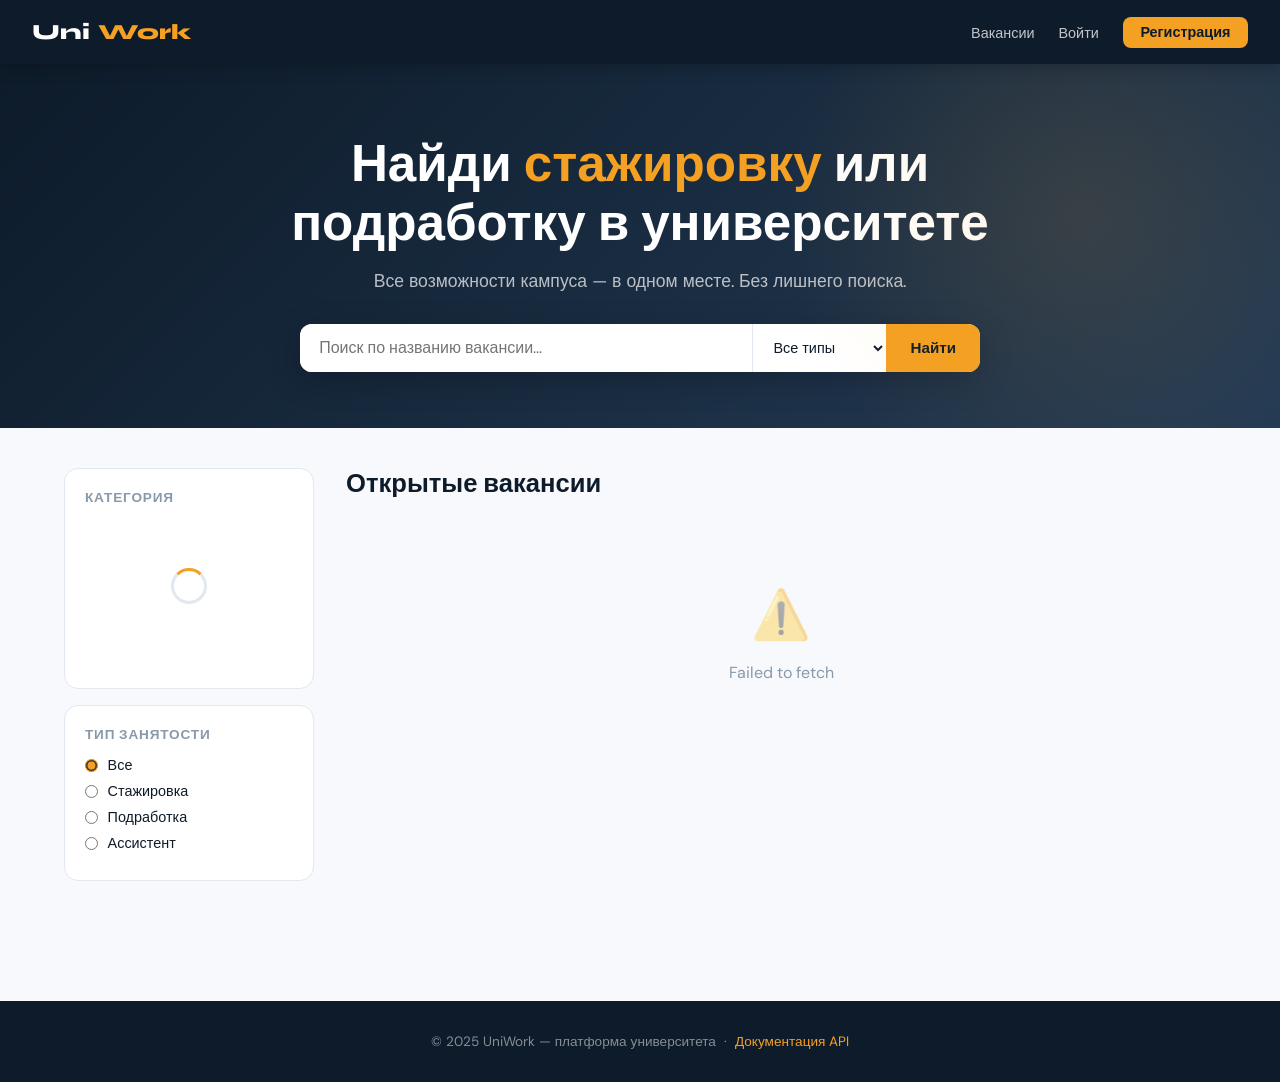
<file: frontend/index.html>
<!DOCTYPE html>
<html lang="ru">
<head>
  <meta charset="UTF-8">
  <meta name="viewport" content="width=device-width, initial-scale=1.0">
  <title>UniWork — Работа и стажировки в кампусе</title>
  <link rel="stylesheet" href="css/style.css">
</head>
<body>

<!-- Navbar -->
<nav class="uw-navbar">
  <a href="index.html" class="uw-logo">Uni<span>Work</span></a>
  <button class="uw-burger" id="uw-burger"><span></span><span></span><span></span></button>
  <ul class="uw-nav-links" id="uw-nav-links">
    <li><a href="index.html">Вакансии</a></li>
    <div id="nav-right" style="display:contents"></div>
  </ul>
</nav>

<!-- Hero -->
<section class="uw-hero">
  <h1>Найди <em>стажировку</em> или<br>подработку в университете</h1>
  <p>Все возможности кампуса — в одном месте. Без лишнего поиска.</p>
  <div class="uw-search">
    <input type="text" id="search-input" placeholder="Поиск по названию вакансии...">
    <select id="search-type">
      <option value="">Все типы</option>
      <option value="internship">Стажировка</option>
      <option value="part_time">Подработка</option>
      <option value="assistant">Ассистент</option>
    </select>
    <button id="search-btn"> Найти</button>
  </div>
</section>

<!-- Layout: sidebar + grid -->
<div class="uw-layout">
  <!-- Sidebar filters -->
  <aside class="uw-sidebar">
    <div class="uw-filter-box">
      <h6>Категория</h6>
      <div id="cat-list">
        <div class="uw-loader"><div class="uw-spinner"></div></div>
      </div>
    </div>
    <div class="uw-filter-box">
      <h6>Тип занятости</h6>
      <div class="uw-filter-item"><input type="radio" name="type-f" value="" id="type-all" checked><label for="type-all">Все</label></div>
      <div class="uw-filter-item"><input type="radio" name="type-f" value="internship" id="type-int"><label for="type-int">Стажировка</label></div>
      <div class="uw-filter-item"><input type="radio" name="type-f" value="part_time" id="type-pt"><label for="type-pt">Подработка</label></div>
      <div class="uw-filter-item"><input type="radio" name="type-f" value="assistant" id="type-as"><label for="type-as">Ассистент</label></div>
    </div>
  </aside>

  <!-- Main content -->
  <main class="uw-main">
    <div style="display:flex;justify-content:space-between;align-items:center;margin-bottom:1.25rem">
      <h2 class="uw-section-title" style="margin:0">Открытые вакансии <span id="jobs-count"></span></h2>
    </div>
    <div class="uw-jobs-grid" id="jobs-grid">
      <div class="uw-loader" style="grid-column:1/-1"><div class="uw-spinner"></div>Загрузка вакансий...</div>
    </div>
  </main>
</div>

<footer class="uw-footer">
  © 2025 UniWork — платформа университета &nbsp;·&nbsp; <a href="#">Документация API</a>
</footer>

<div class="uw-toast" id="uw-toast"></div>

<script src="js/api.js"></script>
<script src="js/auth.js"></script>
<script src="js/jobs.js"></script>
<script>
  // Sync sidebar type filter with search select
  document.querySelectorAll('input[name="type-f"]').forEach(inp => {
    inp.addEventListener('change', () => {
      document.getElementById('search-type').value = inp.value;
    });
  });
  document.getElementById('search-type').addEventListener('change', function() {
    document.querySelectorAll('input[name="type-f"]').forEach(inp => {
      inp.checked = inp.value === this.value;
    });
  });
  initJobs();
</script>
</body>
</html>
</file>
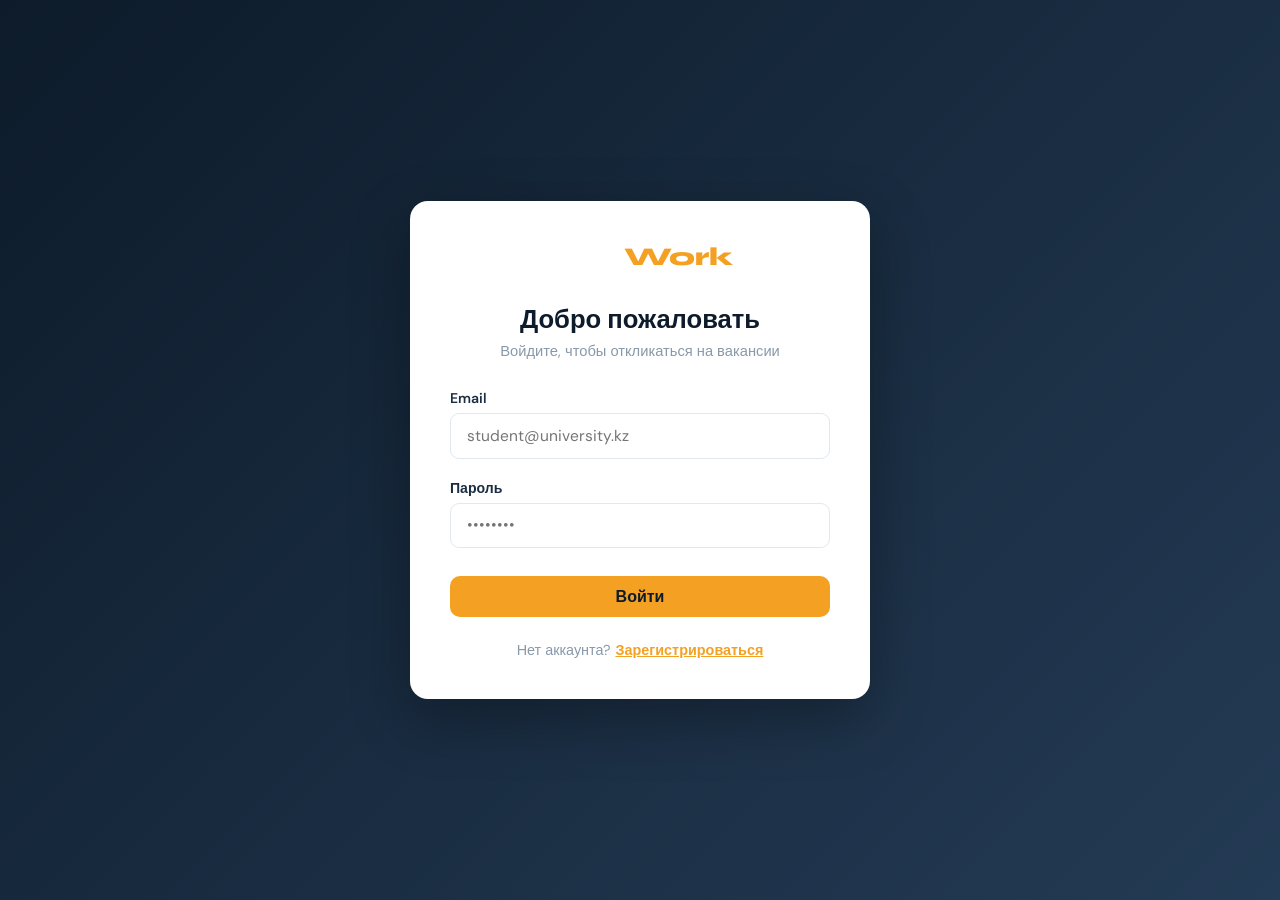
<file: frontend/apply.html>
<!DOCTYPE html>
<html lang="ru">
<head>
  <meta charset="UTF-8">
  <meta name="viewport" content="width=device-width, initial-scale=1.0">
  <title>UniWork — Подача заявки</title>
  <link rel="stylesheet" href="css/style.css">
</head>
<body>

<nav class="uw-navbar">
  <a href="index.html" class="uw-logo">Uni<span>Work</span></a>
  <button class="uw-burger" id="uw-burger"><span></span><span></span><span></span></button>
  <ul class="uw-nav-links" id="uw-nav-links">
    <li><a href="index.html">Вакансии</a></li>
    <div id="nav-right" style="display:contents"></div>
  </ul>
</nav>

<div class="uw-form-wrap">
  <div style="margin-bottom:1.5rem">
    <a id="back-link" href="index.html" style="color:var(--muted);text-decoration:none;font-size:.9rem">← Назад к вакансии</a>
  </div>

  <!-- Job preview -->
  <div id="job-preview" style="background:var(--navy);color:#fff;border-radius:var(--radius);padding:1.25rem 1.5rem;margin-bottom:1.5rem">
    <div class="uw-spinner" style="border-color:rgba(255,255,255,.2);border-top-color:var(--amber)"></div>
  </div>

  <div class="uw-form-card">
    <h2>Подача заявки</h2>
    <p style="color:var(--muted);font-size:.92rem;margin-bottom:1.75rem">Заполните форму — работодатель получит вашу заявку и свяжется с вами.</p>

    <form id="apply-form">
      <div class="form-group">
        <label for="cover">Сопроводительное письмо</label>
        <textarea id="cover" name="cover" class="form-control-uw"
          placeholder="Расскажите о себе: почему вас интересует эта позиция, какой опыт у вас есть, когда вы готовы начать работу..."
          rows="6"></textarea>
      </div>

      <div class="form-group">
        <label for="resume-select">Резюме (необязательно)</label>
        <select id="resume-select" name="resume_id" class="form-control-uw">
          <option value="">— Без резюме —</option>
        </select>
        <p style="font-size:.8rem;color:var(--muted);margin-top:.35rem">Резюме можно добавить в личном кабинете</p>
      </div>

      <div style="display:flex;gap:1rem;margin-top:.5rem;flex-wrap:wrap">
        <button type="submit" class="btn-primary-uw">Отправить заявку →</button>
        <a id="cancel-link" href="#" class="btn-outline-uw">Отмена</a>
      </div>
    </form>

    <!-- Success state (hidden) -->
    <div id="success-state" style="display:none;text-align:center;padding:2rem 0">
      <div style="font-size:3rem;margin-bottom:1rem">🎉</div>
      <h3 style="margin-bottom:.5rem">Заявка отправлена!</h3>
      <p style="color:var(--muted);margin-bottom:1.75rem">Работодатель рассмотрит её в ближайшее время.</p>
      <div style="display:flex;gap:1rem;justify-content:center;flex-wrap:wrap">
        <a href="dashboard.html" class="btn-primary-uw">Мой кабинет</a>
        <a href="index.html" class="btn-outline-uw">Другие вакансии</a>
      </div>
    </div>
  </div>
</div>

<div class="uw-toast" id="uw-toast"></div>

<script src="js/api.js"></script>
<script src="js/auth.js"></script>
<script>
const TYPE_LABELS = { internship: 'Стажировка', part_time: 'Подработка', assistant: 'Ассистент' };

async function init() {
  // Auth guard
  const user = requireAuth('login.html');
  if (!user) return;
  if (user.role !== 'student') {
    toast('Только студенты могут подавать заявки', 'error');
    setTimeout(() => window.location.href = 'index.html', 1500);
    return;
  }

  setupNavbar();

  const params = new URLSearchParams(window.location.search);
  const jobId = params.get('id');
  if (!jobId) { window.location.href = 'index.html'; return; }

  document.getElementById('back-link').href  = `job-detail.html?id=${jobId}`;
  document.getElementById('cancel-link').href = `job-detail.html?id=${jobId}`;

  // Load job preview
  try {
    const job = await jobsAPI.get(jobId);
    document.title = `UniWork — Заявка: ${job.title}`;
    document.getElementById('job-preview').innerHTML = `
      <div style="display:flex;justify-content:space-between;align-items:center;flex-wrap:wrap;gap:.5rem">
        <div>
          <div style="font-size:.8rem;opacity:.6;margin-bottom:.2rem">Вы откликаетесь на позицию</div>
          <div style="font-family:var(--font-head);font-size:1.2rem;font-weight:700">${job.title}</div>
          <div style="font-size:.85rem;opacity:.7;margin-top:.15rem">${TYPE_LABELS[job.job_type]} · Работодатель #${job.employer_id}</div>
        </div>
        ${job.salary ? `<div style="font-family:var(--font-head);font-size:1.4rem;font-weight:800;color:var(--amber)">${Math.round(job.salary).toLocaleString('ru')} ₸</div>` : ''}
      </div>
    `;
  } catch {
    document.getElementById('job-preview').innerHTML = `<span style="opacity:.6">Вакансия #${jobId}</span>`;
  }

  // Submit
  document.getElementById('apply-form').addEventListener('submit', async (e) => {
    e.preventDefault();
    const btn = e.target.querySelector('button[type=submit]');
    btn.disabled = true; btn.textContent = 'Отправляю...';

    const resumeVal = document.getElementById('resume-select').value;
    try {
      await appsAPI.apply({
        job_id:    parseInt(jobId),
        cover:     document.getElementById('cover').value || null,
        resume_id: resumeVal ? parseInt(resumeVal) : null,
      });
      document.getElementById('apply-form').style.display = 'none';
      document.getElementById('success-state').style.display = 'block';
    } catch (err) {
      toast(err.message, 'error');
      btn.disabled = false; btn.textContent = 'Отправить заявку →';
    }
  });
}

init();
</script>
</body>
</html>
</file>
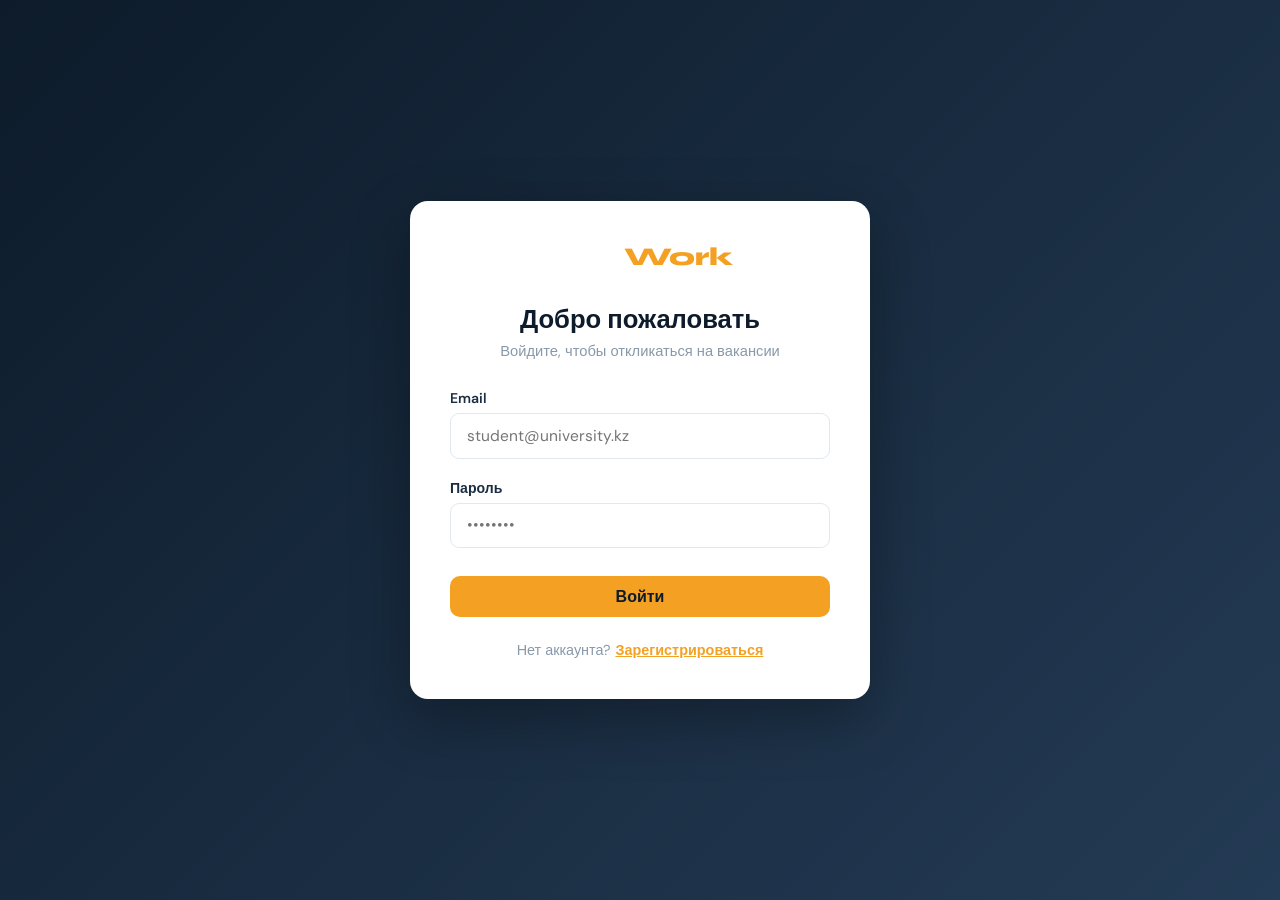
<file: frontend/dashboard.html>
<!DOCTYPE html>
<html lang="ru">
<head>
  <meta charset="UTF-8">
  <meta name="viewport" content="width=device-width, initial-scale=1.0">
  <title>UniWork — Личный кабинет</title>
  <link rel="stylesheet" href="css/style.css">
</head>
<body>

<nav class="uw-navbar">
  <a href="index.html" class="uw-logo">Uni<span>Work</span></a>
  <button class="uw-burger" id="uw-burger"><span></span><span></span><span></span></button>
  <ul class="uw-nav-links" id="uw-nav-links">
    <li><a href="index.html">Вакансии</a></li>
    <div id="nav-right" style="display:contents"></div>
  </ul>
</nav>

<div class="uw-dash">

  <!-- Header -->
  <div class="uw-dash-header">
    <h1 id="user-greeting">Загрузка...</h1>
    <p>Роль: <strong id="user-role">—</strong></p>
  </div>

  <!-- Notifications -->
  <div class="uw-filter-box" style="margin-bottom:2rem;max-width:100%">
    <h6>🔔 Уведомления</h6>
    <div id="notif-list"><div class="uw-spinner"></div></div>
  </div>

  <!-- ── STUDENT SECTION ── -->
  <div id="student-section" style="display:none">
    <div class="uw-stats">
      <div class="uw-stat-card">
        <div class="num" id="stat-total">—</div>
        <div class="lbl">Всего заявок</div>
      </div>
      <div class="uw-stat-card amber">
        <div class="num" id="stat-pending">—</div>
        <div class="lbl">На рассмотрении</div>
      </div>
      <div class="uw-stat-card">
        <div class="num" id="stat-accepted">—</div>
        <div class="lbl">Принято</div>
      </div>
    </div>

    <div class="uw-table-wrap">
      <div class="uw-table-head">
        <h5>Мои заявки</h5>
        <a href="index.html" class="btn-primary-uw" style="padding:.45rem 1.1rem;font-size:.88rem">+ Найти вакансии</a>
      </div>
      <div style="overflow-x:auto">
        <table class="uw-table">
          <thead>
            <tr>
              <th>Вакансия</th>
              <th>Дата</th>
              <th>Письмо</th>
              <th>Статус</th>
            </tr>
          </thead>
          <tbody id="apps-tbody">
            <tr><td colspan="4" style="text-align:center;padding:2rem"><div class="uw-spinner" style="margin:0 auto"></div></td></tr>
          </tbody>
        </table>
      </div>
    </div>
  </div>

  <!-- ── EMPLOYER SECTION ── -->
  <div id="employer-section" style="display:none">

    <!-- Create job form -->
    <div class="uw-form-card" style="margin-bottom:2rem">
      <h2 style="font-size:1.25rem;margin-bottom:1.25rem">Создать новую вакансию</h2>
      <form id="create-job-form">
        <div style="display:grid;grid-template-columns:1fr 1fr;gap:1rem">
          <div class="form-group" style="grid-column:1/-1">
            <label>Название вакансии *</label>
            <input name="title" class="form-control-uw" required placeholder="Напр.: Ассистент кафедры математики">
          </div>
          <div class="form-group" style="grid-column:1/-1">
            <label>Описание *</label>
            <textarea name="description" class="form-control-uw" required rows="4"
              placeholder="Опишите обязанности, требования и условия работы..."></textarea>
          </div>
          <div class="form-group">
            <label>Зарплата (₸/мес)</label>
            <input name="salary" type="number" class="form-control-uw" placeholder="Напр.: 50000">
          </div>
          <div class="form-group">
            <label>Тип занятости</label>
            <select name="job_type" class="form-control-uw">
              <option value="internship">Стажировка</option>
              <option value="part_time">Подработка</option>
              <option value="assistant">Ассистент</option>
            </select>
          </div>
          <div class="form-group">
            <label>Категория</label>
            <select name="category" id="job-category" class="form-control-uw">
              <option value="">— Без категории —</option>
            </select>
          </div>
          <div class="form-group">
            <label>Дедлайн</label>
            <input name="deadline" type="date" class="form-control-uw">
          </div>
        </div>
        <button type="submit" class="btn-primary-uw">Опубликовать вакансию</button>
      </form>
    </div>

    <!-- My jobs table -->
    <div class="uw-table-wrap">
      <div class="uw-table-head">
        <h5>Мои вакансии</h5>
      </div>
      <div style="overflow-x:auto">
        <table class="uw-table">
          <thead>
            <tr><th>Название</th><th>Зарплата</th><th>Статус</th><th>Действие</th></tr>
          </thead>
          <tbody id="jobs-tbody">
            <tr><td colspan="4" style="text-align:center;padding:2rem"><div class="uw-spinner" style="margin:0 auto"></div></td></tr>
          </tbody>
        </table>
      </div>
    </div>
  </div>

</div>

<footer class="uw-footer">
  © 2025 UniWork — платформа университета
</footer>

<div class="uw-toast" id="uw-toast"></div>

<script src="js/api.js"></script>
<script src="js/auth.js"></script>
<script src="js/dashboard.js"></script>
<script>initDashboard();</script>
</body>
</html>
</file>
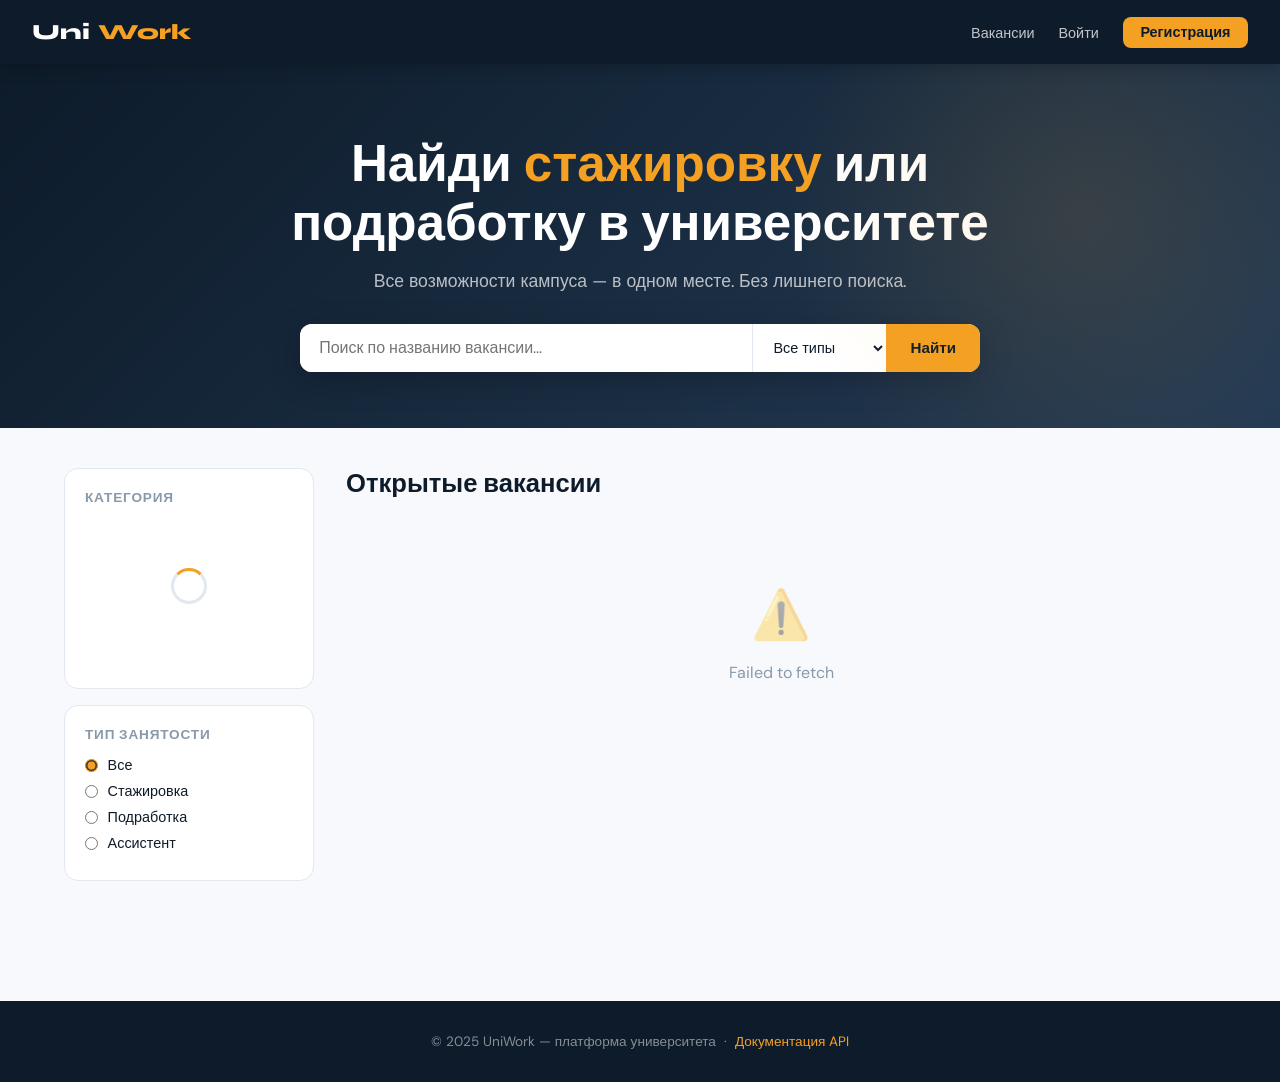
<file: frontend/job-detail.html>
<!DOCTYPE html>
<html lang="ru">
<head>
  <meta charset="UTF-8">
  <meta name="viewport" content="width=device-width, initial-scale=1.0">
  <title>UniWork — Вакансия</title>
  <link rel="stylesheet" href="css/style.css">
</head>
<body>

<nav class="uw-navbar">
  <a href="index.html" class="uw-logo">Uni<span>Work</span></a>
  <button class="uw-burger" id="uw-burger"><span></span><span></span><span></span></button>
  <ul class="uw-nav-links" id="uw-nav-links">
    <li><a href="index.html">← Все вакансии</a></li>
    <div id="nav-right" style="display:contents"></div>
  </ul>
</nav>

<div id="detail-root">
  <div class="uw-loader" style="padding:6rem"><div class="uw-spinner"></div>Загрузка вакансии...</div>
</div>

<footer class="uw-footer">
  © 2025 UniWork — платформа университета
</footer>

<div class="uw-toast" id="uw-toast"></div>

<script src="js/api.js"></script>
<script src="js/auth.js"></script>
<script>
const TYPE_LABELS = { internship: 'Стажировка', part_time: 'Подработка', assistant: 'Ассистент' };
const TYPE_BADGE  = { internship: 'uw-badge-intern', part_time: 'uw-badge-part', assistant: 'uw-badge-assistant' };

async function init() {
  setupNavbar();
  const params = new URLSearchParams(window.location.search);
  const id = params.get('id');
  if (!id) { window.location.href = 'index.html'; return; }

  const root = document.getElementById('detail-root');
  try {
    const job = await jobsAPI.get(id);
    const salary = job.salary ? `${Math.round(job.salary).toLocaleString('ru')} ₸` : 'Не указана';
    const deadline = job.deadline ? new Date(job.deadline).toLocaleDateString('ru', {day:'numeric', month:'long', year:'numeric'}) : 'Не ограничен';
    const created  = new Date(job.created_at).toLocaleDateString('ru', {day:'numeric', month:'long'});
    const user = getCurrentUser();
    const isStudent = user?.role === 'student';

    root.innerHTML = `
      <div class="uw-detail-header">
        <div class="container-inner">
          <a href="index.html" style="color:rgba(255,255,255,.6);font-size:.88rem;text-decoration:none;display:inline-block;margin-bottom:.75rem">← Все вакансии</a>
          <h1 style="font-size:clamp(1.5rem,4vw,2.3rem)">${job.title}</h1>
          <div class="uw-detail-meta">
            <span class="uw-badge ${TYPE_BADGE[job.job_type]}">${TYPE_LABELS[job.job_type]}</span>
            <span style="color:rgba(255,255,255,.65);font-size:.88rem">Опубликовано ${created}</span>
            <span style="color:${job.status==='open'?'#4ADE80':'#F87171'};font-size:.88rem;font-weight:600">
              ${job.status === 'open' ? '● Набор открыт' : '● Набор закрыт'}
            </span>
          </div>
        </div>
      </div>

      <div class="uw-detail-body">
        <div class="uw-detail-content">
          <h4>О вакансии</h4>
          <p>${job.description.replace(/\n/g, '<br>')}</p>

          <h4>Что мы предлагаем</h4>
          <ul>
            <li>Гибкий график работы, совместимый с учёбой</li>
            <li>Опыт работы в университетской среде</li>
            <li>Запись в трудовую книжку / портфолио</li>
            ${job.salary ? `<li>Оплата: <strong>${salary}</strong></li>` : ''}
          </ul>

          <h4>Требования</h4>
          <ul>
            <li>Студент очной или заочной формы обучения</li>
            <li>Ответственность и желание развиваться</li>
          </ul>
        </div>

        <aside>
          <div class="uw-apply-card">
            <div class="salary-big">${salary}</div>
            <p style="color:var(--muted);font-size:.83rem;margin:.25rem 0 1.25rem">в месяц</p>

            <div class="info-row"><span>Тип</span><span>${TYPE_LABELS[job.job_type]}</span></div>
            <div class="info-row"><span>Дедлайн</span><span>${deadline}</span></div>
            <div class="info-row"><span>Работодатель</span><span>#${job.employer_id}</span></div>
            <div class="info-row"><span>Статус</span><span>${job.status === 'open' ? '✅ Открыта' : '🔒 Закрыта'}</span></div>

            <div style="margin-top:1.5rem">
              ${job.status === 'open'
                ? isStudent
                  ? `<a href="apply.html?id=${job.id}" class="btn-primary-uw" style="width:100%;text-align:center">Откликнуться →</a>`
                  : !user
                    ? `<a href="login.html" class="btn-primary-uw" style="width:100%;text-align:center">Войти, чтобы откликнуться</a>`
                    : `<div style="color:var(--muted);font-size:.9rem;text-align:center">Работодатели не могут подавать заявки</div>`
                : `<div style="color:var(--muted);font-size:.9rem;text-align:center">Набор завершён</div>`
              }
            </div>
          </div>
        </aside>
      </div>
    `;
  } catch (err) {
    root.innerHTML = `<div class="uw-empty" style="padding:6rem"><div class="icon">⚠️</div><p>${err.message}</p><a href="index.html" class="btn-primary-uw" style="margin-top:1.5rem">На главную</a></div>`;
  }
}

init();
</script>
</body>
</html>
</file>
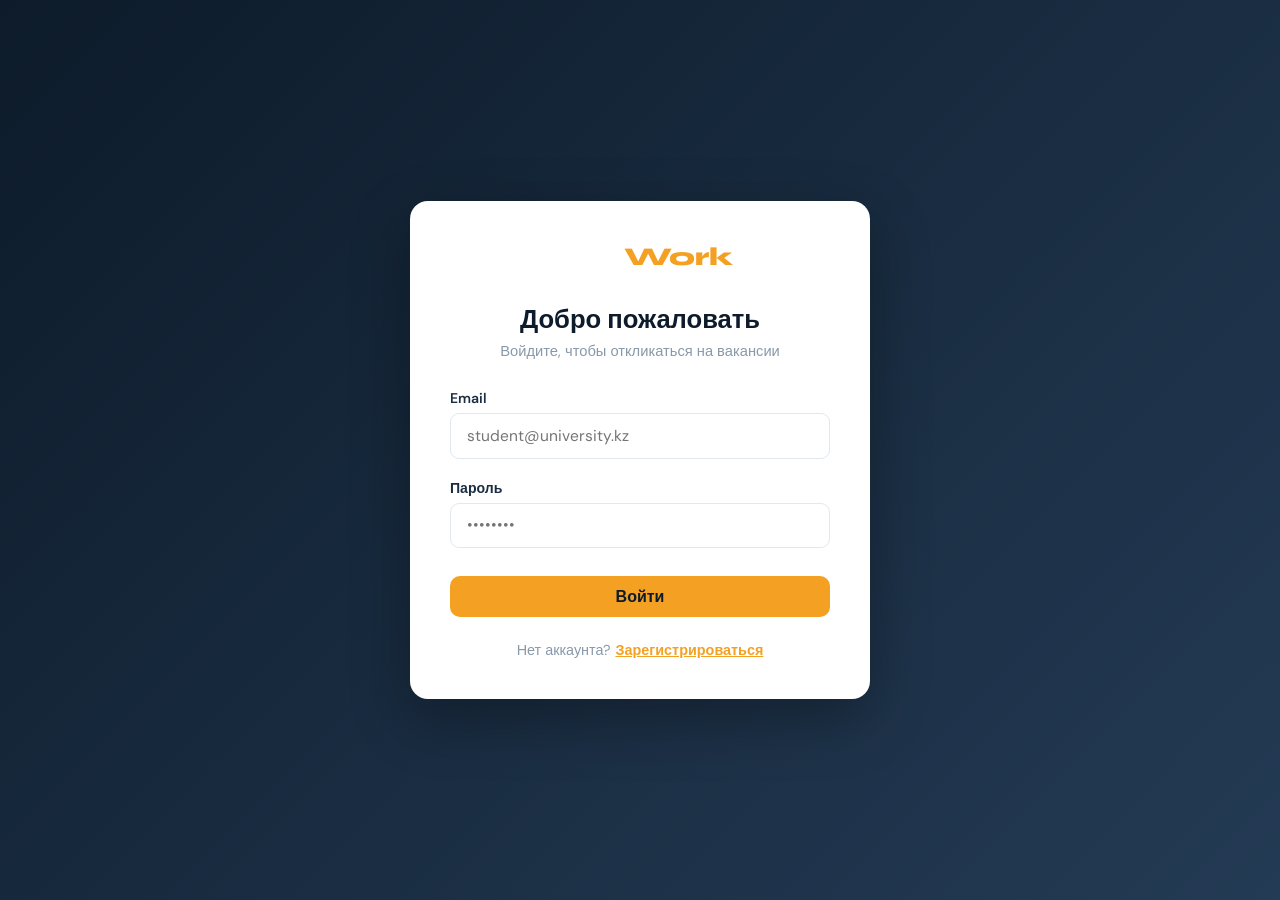
<file: frontend/login.html>
<!DOCTYPE html>
<html lang="ru">
<head>
  <meta charset="UTF-8">
  <meta name="viewport" content="width=device-width, initial-scale=1.0">
  <title>UniWork — Вход</title>
  <link rel="stylesheet" href="css/style.css">
</head>
<body>
<div class="uw-auth-page">
  <div class="uw-auth-card">
    <div class="logo-area">
      <a href="index.html" class="uw-logo" style="justify-content:center;font-size:1.6rem">Uni<span>Work</span></a>
    </div>
    <h1>Добро пожаловать</h1>
    <p class="subtitle">Войдите, чтобы откликаться на вакансии</p>

    <form id="login-form">
      <div class="form-group">
        <label for="email">Email</label>
        <input id="email" name="email" type="email" class="form-control-uw" required placeholder="student@university.kz">
      </div>
      <div class="form-group">
        <label for="password">Пароль</label>
        <input id="password" name="password" type="password" class="form-control-uw" required placeholder="••••••••">
      </div>
      <button type="submit" class="btn-primary-uw" style="width:100%;margin-top:.5rem">Войти</button>
    </form>

    <p style="text-align:center;margin-top:1.5rem;font-size:.9rem;color:var(--muted)">
      Нет аккаунта? <a href="register.html" style="color:var(--amber);font-weight:600">Зарегистрироваться</a>
    </p>
  </div>
</div>
<div class="uw-toast" id="uw-toast"></div>
<script src="js/api.js"></script>
<script src="js/auth.js"></script>
<script>initLogin();</script>
</body>
</html>
</file>
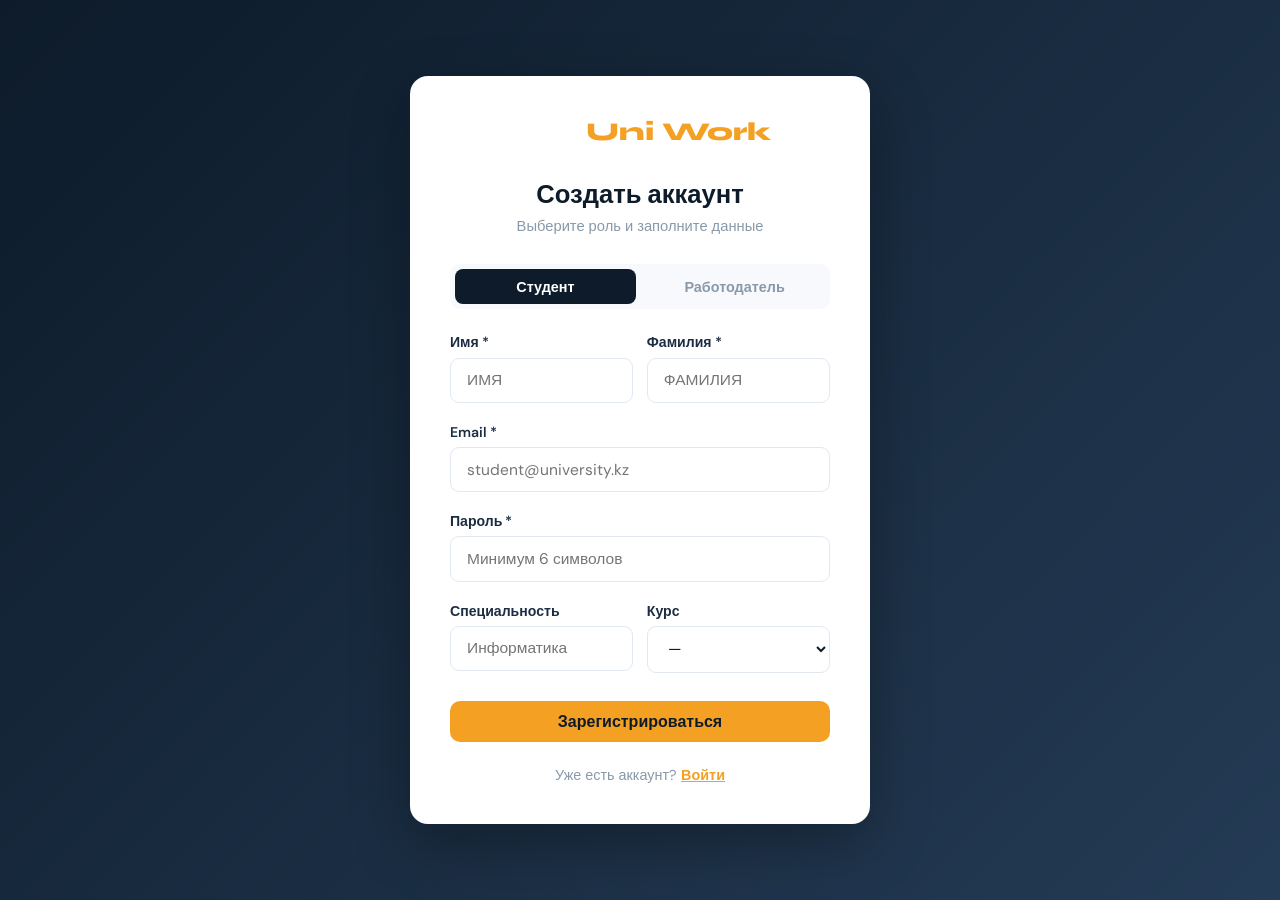
<file: frontend/register.html>
<!DOCTYPE html>
<html lang="ru">
<head>
  <meta charset="UTF-8">
  <meta name="viewport" content="width=device-width, initial-scale=1.0">
  <title>UniWork — Регистрация</title>
  <link rel="stylesheet" href="css/style.css">
</head>
<body>
<div class="uw-auth-page">
  <div class="uw-auth-card">
    <div class="logo-area">
      <a href="index.html" class="uw-logo" style="justify-content:center;font-size:1.6rem">Uni<span>Uni Work</span></a>
    </div>
    <h1>Создать аккаунт</h1>
    <p class="subtitle">Выберите роль и заполните данные</p>

    <!-- Role selector -->
    <div class="role-tabs">
      <button type="button" class="role-tab active" data-role="student"> Студент</button>
      <button type="button" class="role-tab" data-role="employer"> Работодатель</button>
    </div>

    <form id="register-form">
      <div style="display:grid;grid-template-columns:1fr 1fr;gap:.85rem">
        <div class="form-group">
          <label>Имя *</label>
          <input name="first_name" class="form-control-uw" required placeholder="ИМЯ">
        </div>
        <div class="form-group">
          <label>Фамилия *</label>
          <input name="last_name" class="form-control-uw" required placeholder="ФАМИЛИЯ">
        </div>
      </div>

      <div class="form-group">
        <label>Email *</label>
        <input name="email" type="email" class="form-control-uw" required placeholder="student@university.kz">
      </div>
      <div class="form-group">
        <label>Пароль *</label>
        <input name="password" type="password" class="form-control-uw" required placeholder="Минимум 6 символов">
      </div>

      <!-- Student fields -->
      <div id="student-fields">
        <div style="display:grid;grid-template-columns:1fr 1fr;gap:.85rem">
          <div class="form-group">
            <label>Специальность</label>
            <input name="specialty" class="form-control-uw" placeholder="Информатика">
          </div>
          <div class="form-group">
            <label>Курс</label>
            <select name="year" class="form-control-uw">
              <option value="">—</option>
              <option>1</option><option>2</option><option>3</option><option>4</option>
            </select>
          </div>
        </div>
      </div>

      <!-- Employer fields -->
      <div id="employer-fields" style="display:none">
        <div class="form-group">
          <label>Организация / Отдел *</label>
          <input name="organization" class="form-control-uw" placeholder="Кафедра прикладной математики">
        </div>
      </div>

      <button type="submit" class="btn-primary-uw" style="width:100%;margin-top:.5rem">Зарегистрироваться</button>
    </form>

    <p style="text-align:center;margin-top:1.5rem;font-size:.9rem;color:var(--muted)">
      Уже есть аккаунт? <a href="login.html" style="color:var(--amber);font-weight:600">Войти</a>
    </p>
  </div>
</div>
<div class="uw-toast" id="uw-toast"></div>
<script src="js/api.js"></script>
<script src="js/auth.js"></script>
<script>initRegister();</script>
</body>
</html>
</file>
<file: frontend/css/style.css>
@import url('https://fonts.googleapis.com/css2?family=Syne:wght@400;600;700;800&family=DM+Sans:ital,wght@0,300;0,400;0,500;0,600;1,400&display=swap');

/* ─── Variables ─────────────────────────────────────────────────── */
:root {
  --navy:    #0D1B2A;
  --navy2:   #1B2D42;
  --navy3:   #243B55;
  --amber:   #F4A022;
  --amber2:  #FFBB55;
  --white:   #F8F9FC;
  --muted:   #8899AA;
  --card-bg: #ffffff;
  --border:  #E2E8F0;
  --radius:  14px;
  --shadow:  0 4px 24px rgba(13,27,42,.08);
  --shadow2: 0 8px 40px rgba(13,27,42,.14);
  --font-head: 'Syne', sans-serif;
  --font-body: 'DM Sans', sans-serif;
}

*, *::before, *::after { box-sizing: border-box; margin: 0; padding: 0; }
html { scroll-behavior: smooth; }
body { font-family: var(--font-body); background: var(--white); color: var(--navy); min-height: 100vh; }
h1,h2,h3,h4,h5 { font-family: var(--font-head); font-weight: 700; }

/* ─── Navbar ─────────────────────────────────────────────────────── */
.uw-navbar {
  background: var(--navy);
  padding: 0 2rem;
  height: 64px;
  display: flex; align-items: center; justify-content: space-between;
  position: sticky; top: 0; z-index: 100;
  box-shadow: 0 2px 16px rgba(0,0,0,.25);
}
.uw-logo { font-family: var(--font-head); font-size: 1.35rem; font-weight: 800; color: #fff; text-decoration: none; display: flex; align-items: center; gap: .5rem; }
.uw-logo span { color: var(--amber); }
.uw-nav-links { display: flex; align-items: center; gap: 1.5rem; list-style: none; }
.uw-nav-links a { color: rgba(255,255,255,.75); text-decoration: none; font-size: .9rem; font-weight: 500; transition: color .2s; }
.uw-nav-links a:hover { color: var(--amber); }
.uw-nav-links .btn-nav { background: var(--amber); color: var(--navy) !important; padding: .4rem 1.1rem; border-radius: 8px; font-weight: 600; transition: background .2s, transform .15s; }
.uw-nav-links .btn-nav:hover { background: var(--amber2); transform: translateY(-1px); }
.uw-burger { display: none; background: none; border: none; cursor: pointer; padding: .25rem; }
.uw-burger span { display: block; width: 22px; height: 2px; background: #fff; margin: 5px 0; border-radius: 2px; }

/* ─── Hero ───────────────────────────────────────────────────────── */
.uw-hero {
  background: linear-gradient(135deg, var(--navy) 0%, var(--navy3) 100%);
  padding: 4.5rem 1.5rem 3.5rem;
  text-align: center;
  position: relative; overflow: hidden;
}
.uw-hero::before {
  content: ''; position: absolute;
  width: 600px; height: 600px;
  background: radial-gradient(circle, rgba(244,160,34,.12) 0%, transparent 70%);
  top: -150px; right: -100px; border-radius: 50%;
}
.uw-hero h1 { font-size: clamp(2rem, 5vw, 3.2rem); color: #fff; line-height: 1.15; margin-bottom: 1rem; }
.uw-hero h1 em { color: var(--amber); font-style: normal; }
.uw-hero p { color: rgba(255,255,255,.7); font-size: 1.1rem; max-width: 560px; margin: 0 auto 2rem; }

/* ─── Search bar ─────────────────────────────────────────────────── */
.uw-search { display: flex; max-width: 680px; margin: 0 auto; background: #fff; border-radius: 12px; overflow: hidden; box-shadow: 0 8px 32px rgba(0,0,0,.22); }
.uw-search input { flex: 1; border: none; outline: none; padding: .85rem 1.2rem; font-family: var(--font-body); font-size: 1rem; color: var(--navy); }
.uw-search select { border: none; border-left: 1px solid var(--border); outline: none; padding: .85rem 1rem; font-family: var(--font-body); font-size: .9rem; color: var(--navy); background: #fff; cursor: pointer; }
.uw-search button { background: var(--amber); border: none; padding: .85rem 1.5rem; font-family: var(--font-head); font-weight: 700; font-size: .95rem; color: var(--navy); cursor: pointer; transition: background .2s; white-space: nowrap; }
.uw-search button:hover { background: var(--amber2); }

/* ─── Section ────────────────────────────────────────────────────── */
.uw-section { padding: 3rem 1.5rem; max-width: 1200px; margin: 0 auto; }
.uw-section-title { font-size: 1.6rem; margin-bottom: 1.75rem; }
.uw-section-title span { color: var(--amber); }

/* ─── Job cards ──────────────────────────────────────────────────── */
.uw-jobs-grid { display: grid; grid-template-columns: repeat(auto-fill, minmax(320px, 1fr)); gap: 1.25rem; }
.uw-job-card {
  background: var(--card-bg); border: 1px solid var(--border);
  border-radius: var(--radius); padding: 1.5rem;
  text-decoration: none; color: inherit; display: block;
  transition: box-shadow .2s, transform .2s, border-color .2s;
  position: relative;
}
.uw-job-card:hover { box-shadow: var(--shadow2); transform: translateY(-3px); border-color: var(--amber); }
.uw-job-card-header { display: flex; justify-content: space-between; align-items: flex-start; margin-bottom: .75rem; }
.uw-employer-logo { width: 44px; height: 44px; border-radius: 10px; background: var(--navy); display: flex; align-items: center; justify-content: center; font-family: var(--font-head); font-weight: 800; font-size: 1.1rem; color: var(--amber); flex-shrink: 0; }
.uw-badge { font-size: .72rem; font-weight: 600; padding: .25rem .65rem; border-radius: 20px; letter-spacing: .02em; text-transform: uppercase; }
.uw-badge-intern    { background: #EFF6FF; color: #2563EB; }
.uw-badge-part      { background: #F0FDF4; color: #16A34A; }
.uw-badge-assistant { background: #FEF9EC; color: #B45309; }
.uw-job-card h3 { font-size: 1.05rem; margin-bottom: .35rem; color: var(--navy); }
.uw-job-card .org { font-size: .88rem; color: var(--muted); margin-bottom: .9rem; }
.uw-job-meta { display: flex; gap: 1rem; flex-wrap: wrap; }
.uw-job-meta span { font-size: .83rem; color: var(--muted); display: flex; align-items: center; gap: .3rem; }
.uw-job-card .salary { position: absolute; bottom: 1.5rem; right: 1.5rem; font-family: var(--font-head); font-size: 1rem; font-weight: 700; color: var(--amber); }

/* ─── Sidebar layout ─────────────────────────────────────────────── */
.uw-layout { display: flex; gap: 2rem; max-width: 1200px; margin: 0 auto; padding: 2.5rem 1.5rem; }
.uw-sidebar { width: 250px; flex-shrink: 0; }
.uw-main { flex: 1; min-width: 0; }
.uw-filter-box { background: var(--card-bg); border: 1px solid var(--border); border-radius: var(--radius); padding: 1.25rem; margin-bottom: 1rem; }
.uw-filter-box h6 { font-family: var(--font-head); font-size: .85rem; text-transform: uppercase; letter-spacing: .06em; color: var(--muted); margin-bottom: .85rem; }
.uw-filter-item { display: flex; align-items: center; gap: .6rem; margin-bottom: .5rem; cursor: pointer; }
.uw-filter-item input { accent-color: var(--amber); }
.uw-filter-item label { font-size: .9rem; cursor: pointer; }

/* ─── Buttons ────────────────────────────────────────────────────── */
.btn-primary-uw { background: var(--amber); color: var(--navy); border: none; border-radius: 10px; padding: .7rem 1.8rem; font-family: var(--font-head); font-weight: 700; font-size: 1rem; cursor: pointer; transition: background .2s, transform .15s, box-shadow .2s; text-decoration: none; display: inline-block; }
.btn-primary-uw:hover { background: var(--amber2); transform: translateY(-2px); box-shadow: 0 6px 20px rgba(244,160,34,.35); color: var(--navy); }
.btn-outline-uw { background: transparent; color: var(--navy); border: 2px solid var(--border); border-radius: 10px; padding: .65rem 1.6rem; font-family: var(--font-head); font-weight: 600; font-size: .95rem; cursor: pointer; transition: border-color .2s, color .2s; text-decoration: none; display: inline-block; }
.btn-outline-uw:hover { border-color: var(--amber); color: var(--amber); }

/* ─── Job Detail ─────────────────────────────────────────────────── */
.uw-detail-header { background: linear-gradient(135deg, var(--navy) 0%, var(--navy3) 100%); padding: 3rem 1.5rem 2.5rem; color: #fff; }
.uw-detail-header .container-inner { max-width: 900px; margin: 0 auto; }
.uw-detail-meta { display: flex; flex-wrap: wrap; gap: .75rem; margin-top: 1rem; align-items: center; }
.uw-detail-body { max-width: 900px; margin: 2.5rem auto; padding: 0 1.5rem; display: grid; grid-template-columns: 1fr 300px; gap: 2rem; }
.uw-detail-content h4 { font-size: 1.1rem; margin: 1.75rem 0 .75rem; }
.uw-detail-content p, .uw-detail-content li { color: #445; line-height: 1.75; font-size: .97rem; }
.uw-detail-content ul { padding-left: 1.2rem; }
.uw-apply-card { background: var(--card-bg); border: 1px solid var(--border); border-radius: var(--radius); padding: 1.5rem; position: sticky; top: 80px; height: fit-content; }
.uw-apply-card .salary-big { font-family: var(--font-head); font-size: 2rem; font-weight: 800; color: var(--amber); }
.uw-apply-card .info-row { display: flex; justify-content: space-between; font-size: .88rem; padding: .5rem 0; border-bottom: 1px solid var(--border); }
.uw-apply-card .info-row:last-of-type { border: none; }
.uw-apply-card .info-row span:first-child { color: var(--muted); }
.uw-apply-card .info-row span:last-child { font-weight: 500; }

/* ─── Form ───────────────────────────────────────────────────────── */
.uw-form-wrap { max-width: 680px; margin: 2.5rem auto; padding: 0 1.5rem; }
.uw-form-card { background: var(--card-bg); border: 1px solid var(--border); border-radius: var(--radius); padding: 2rem; }
.uw-form-card h2 { margin-bottom: 1.75rem; font-size: 1.5rem; }
.form-group { margin-bottom: 1.25rem; }
.form-group label { display: block; font-size: .88rem; font-weight: 600; color: var(--navy2); margin-bottom: .4rem; }
.form-control-uw { width: 100%; border: 1.5px solid var(--border); border-radius: 9px; padding: .72rem 1rem; font-family: var(--font-body); font-size: .97rem; color: var(--navy); background: #fff; transition: border-color .2s, box-shadow .2s; outline: none; }
.form-control-uw:focus { border-color: var(--amber); box-shadow: 0 0 0 3px rgba(244,160,34,.15); }
textarea.form-control-uw { resize: vertical; min-height: 130px; }
select.form-control-uw { cursor: pointer; }

/* ─── Auth ───────────────────────────────────────────────────────── */
.uw-auth-page { min-height: 100vh; background: linear-gradient(135deg, var(--navy) 0%, var(--navy3) 100%); display: flex; align-items: center; justify-content: center; padding: 2rem 1rem; }
.uw-auth-card { background: #fff; border-radius: 18px; padding: 2.5rem; width: 100%; max-width: 460px; box-shadow: 0 20px 60px rgba(0,0,0,.3); }
.uw-auth-card .logo-area { text-align: center; margin-bottom: 2rem; }
.uw-auth-card h1 { font-size: 1.6rem; text-align: center; margin-bottom: .4rem; }
.uw-auth-card .subtitle { text-align: center; color: var(--muted); font-size: .92rem; margin-bottom: 1.75rem; }
.role-tabs { display: flex; gap: .5rem; margin-bottom: 1.5rem; background: var(--white); border-radius: 10px; padding: .3rem; }
.role-tab { flex: 1; text-align: center; padding: .55rem; border-radius: 8px; border: none; cursor: pointer; font-family: var(--font-body); font-weight: 600; font-size: .9rem; color: var(--muted); background: transparent; transition: .2s; }
.role-tab.active { background: var(--navy); color: #fff; }

/* ─── Dashboard ──────────────────────────────────────────────────── */
.uw-dash { max-width: 1100px; margin: 0 auto; padding: 2.5rem 1.5rem; }
.uw-dash-header { margin-bottom: 2rem; }
.uw-dash-header h1 { font-size: 1.8rem; }
.uw-dash-header p { color: var(--muted); margin-top: .25rem; }
.uw-stats { display: grid; grid-template-columns: repeat(auto-fit, minmax(160px, 1fr)); gap: 1rem; margin-bottom: 2rem; }
.uw-stat-card { background: var(--card-bg); border: 1px solid var(--border); border-radius: var(--radius); padding: 1.25rem 1.5rem; }
.uw-stat-card .num { font-family: var(--font-head); font-size: 2.2rem; font-weight: 800; color: var(--navy); }
.uw-stat-card .lbl { font-size: .83rem; color: var(--muted); margin-top: .15rem; }
.uw-stat-card.amber .num { color: var(--amber); }
.uw-table-wrap { background: var(--card-bg); border: 1px solid var(--border); border-radius: var(--radius); overflow: hidden; }
.uw-table-head { padding: 1rem 1.5rem; border-bottom: 1px solid var(--border); display: flex; justify-content: space-between; align-items: center; }
.uw-table-head h5 { font-size: 1rem; }
table.uw-table { width: 100%; border-collapse: collapse; }
.uw-table th { font-size: .78rem; text-transform: uppercase; letter-spacing: .05em; color: var(--muted); padding: .75rem 1.5rem; text-align: left; border-bottom: 1px solid var(--border); background: #FAFBFC; }
.uw-table td { padding: 1rem 1.5rem; border-bottom: 1px solid var(--border); font-size: .92rem; vertical-align: middle; }
.uw-table tr:last-child td { border-bottom: none; }
.uw-table tr:hover td { background: #FAFBFC; }
.status-pill { display: inline-block; padding: .25rem .8rem; border-radius: 20px; font-size: .78rem; font-weight: 600; }
.status-pending  { background: #FEF9EC; color: #B45309; }
.status-accepted { background: #F0FDF4; color: #16A34A; }
.status-rejected { background: #FFF1F2; color: #BE123C; }

/* ─── Toast & Loader ─────────────────────────────────────────────── */
.uw-toast { position: fixed; bottom: 1.5rem; right: 1.5rem; background: var(--navy); color: #fff; padding: .85rem 1.4rem; border-radius: 10px; font-size: .9rem; font-weight: 500; box-shadow: var(--shadow2); z-index: 999; transform: translateY(80px); opacity: 0; transition: transform .3s, opacity .3s; max-width: 320px; }
.uw-toast.show { transform: translateY(0); opacity: 1; }
.uw-toast.success { border-left: 4px solid #22C55E; }
.uw-toast.error   { border-left: 4px solid #EF4444; }
.uw-loader { text-align: center; padding: 3rem; color: var(--muted); }
.uw-spinner { width: 36px; height: 36px; border: 3px solid var(--border); border-top-color: var(--amber); border-radius: 50%; animation: spin .7s linear infinite; margin: 0 auto 1rem; }
@keyframes spin { to { transform: rotate(360deg); } }
.uw-empty { text-align: center; padding: 4rem 1rem; color: var(--muted); }
.uw-empty .icon { font-size: 3rem; margin-bottom: 1rem; opacity: .4; }

/* ─── Footer ─────────────────────────────────────────────────────── */
.uw-footer { background: var(--navy); color: rgba(255,255,255,.5); text-align: center; padding: 2rem 1.5rem; font-size: .85rem; margin-top: 4rem; }
.uw-footer a { color: var(--amber); text-decoration: none; }

/* ─── Responsive ─────────────────────────────────────────────────── */
@media (max-width: 768px) {
  .uw-nav-links { display: none; flex-direction: column; position: absolute; top: 64px; left: 0; right: 0; background: var(--navy); padding: 1rem 2rem 1.5rem; gap: 1rem; box-shadow: 0 8px 20px rgba(0,0,0,.3); }
  .uw-nav-links.open { display: flex; }
  .uw-burger { display: block; }
  .uw-layout { flex-direction: column; }
  .uw-sidebar { width: 100%; }
  .uw-detail-body { grid-template-columns: 1fr; }
  .uw-apply-card { position: static; }
  .uw-search { flex-direction: column; }
  .uw-search select { border-left: none; border-top: 1px solid var(--border); }
  .uw-jobs-grid { grid-template-columns: 1fr; }
  .uw-stats { grid-template-columns: repeat(2, 1fr); }
  .uw-table th:nth-child(3), .uw-table td:nth-child(3) { display: none; }
}
@media (max-width: 480px) {
  .uw-auth-card { padding: 1.75rem 1.25rem; }
}
</file>
